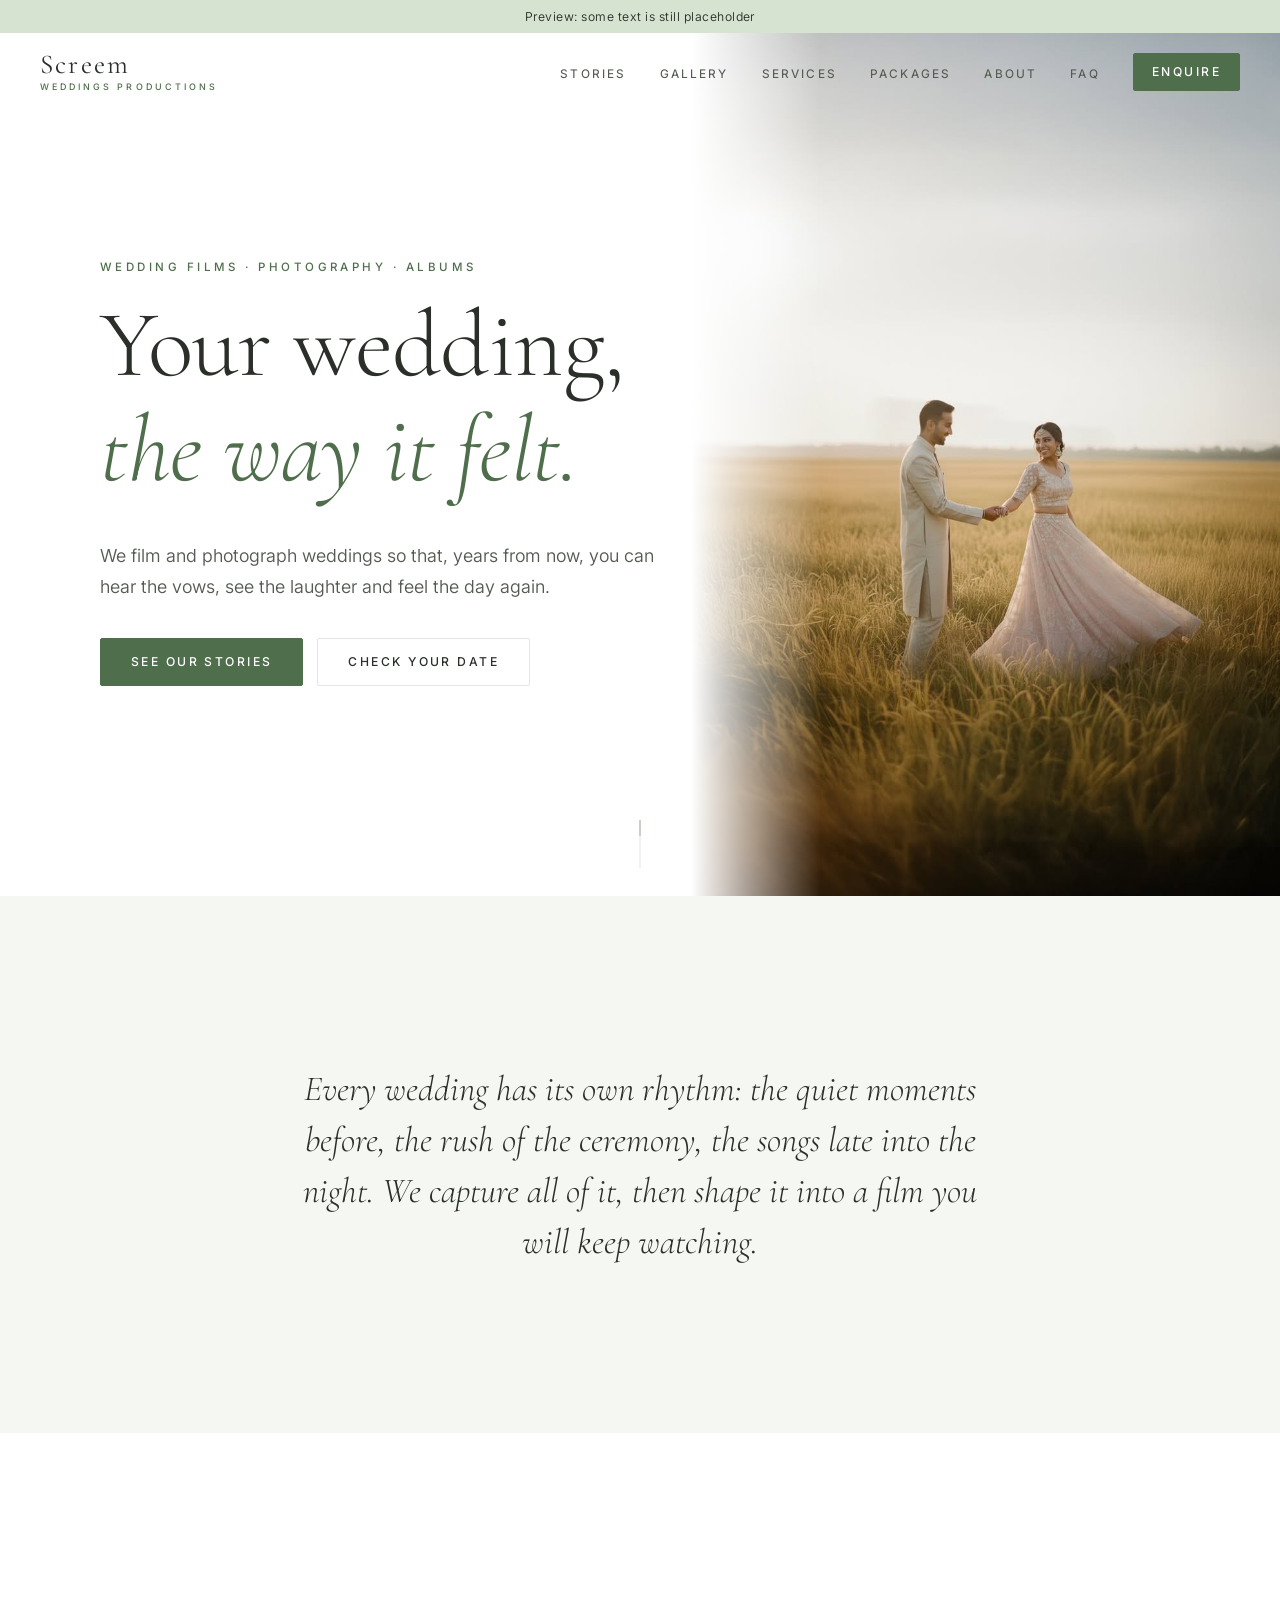
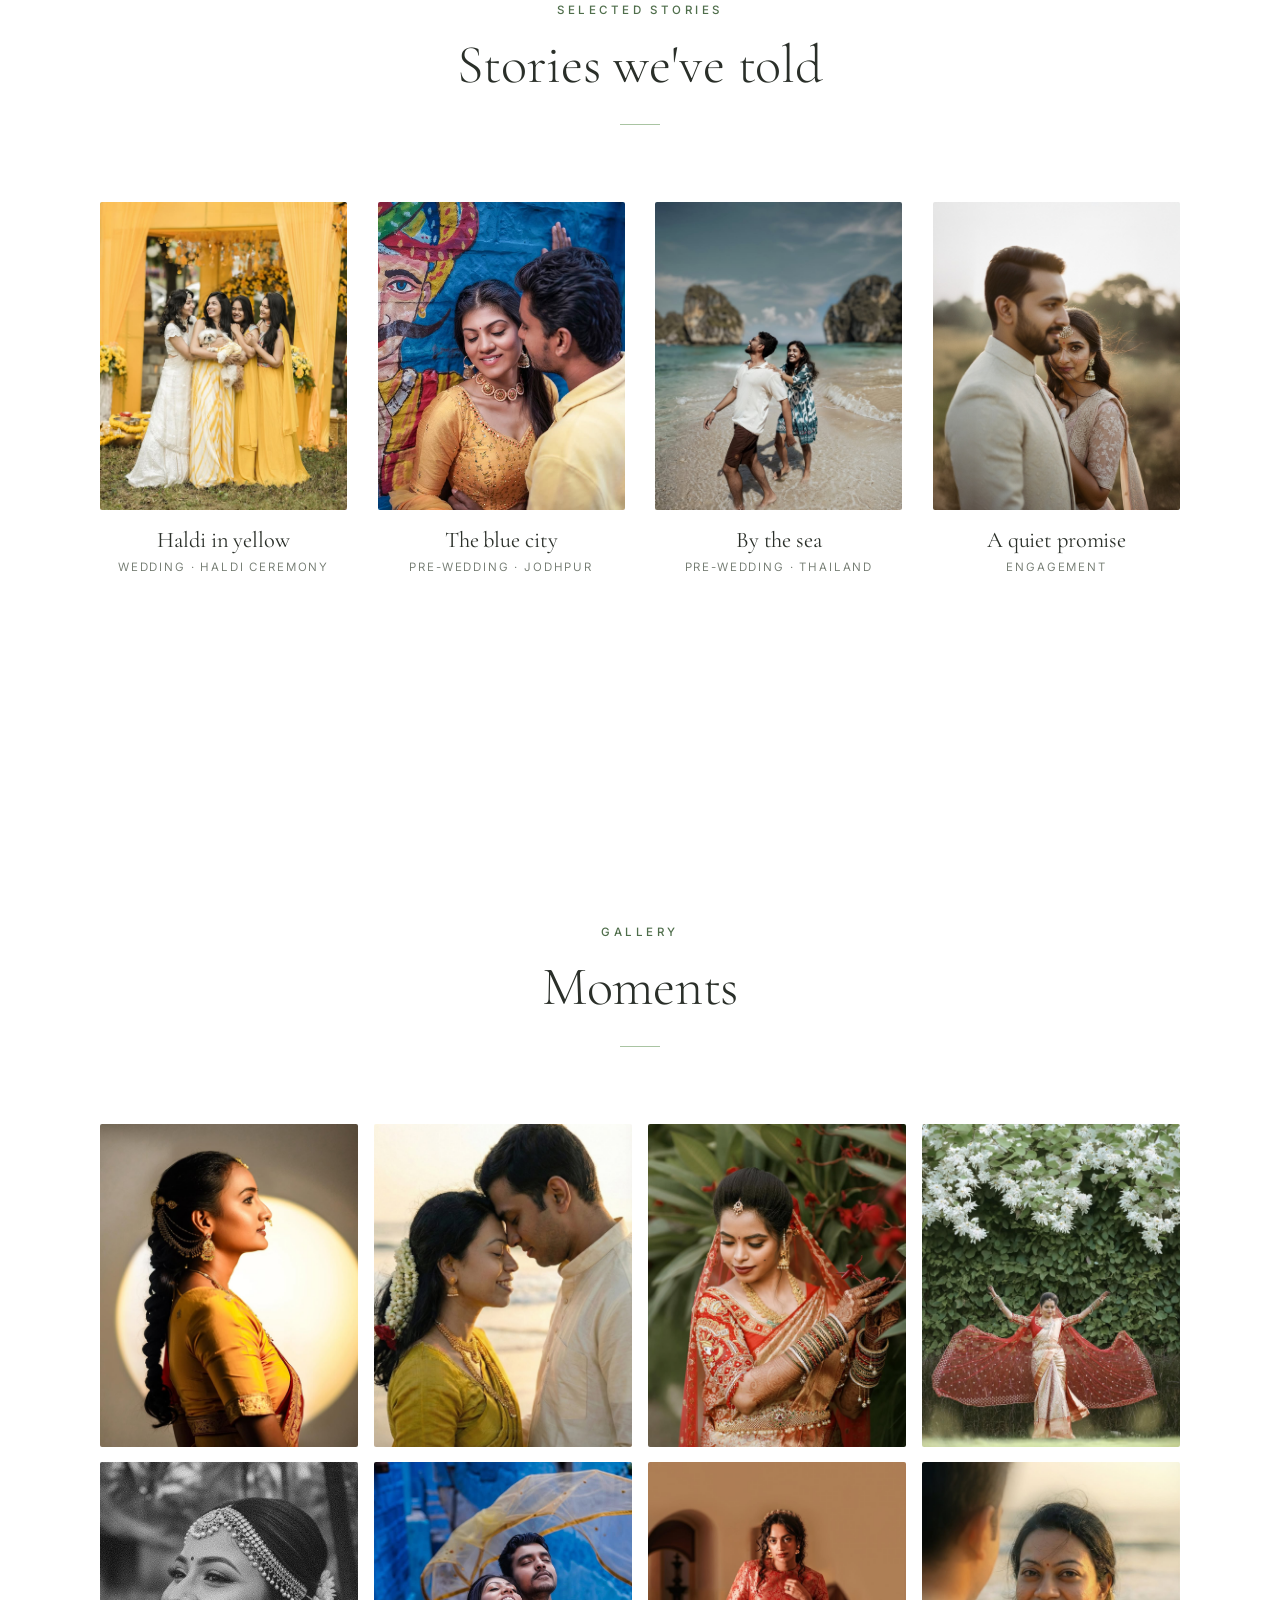
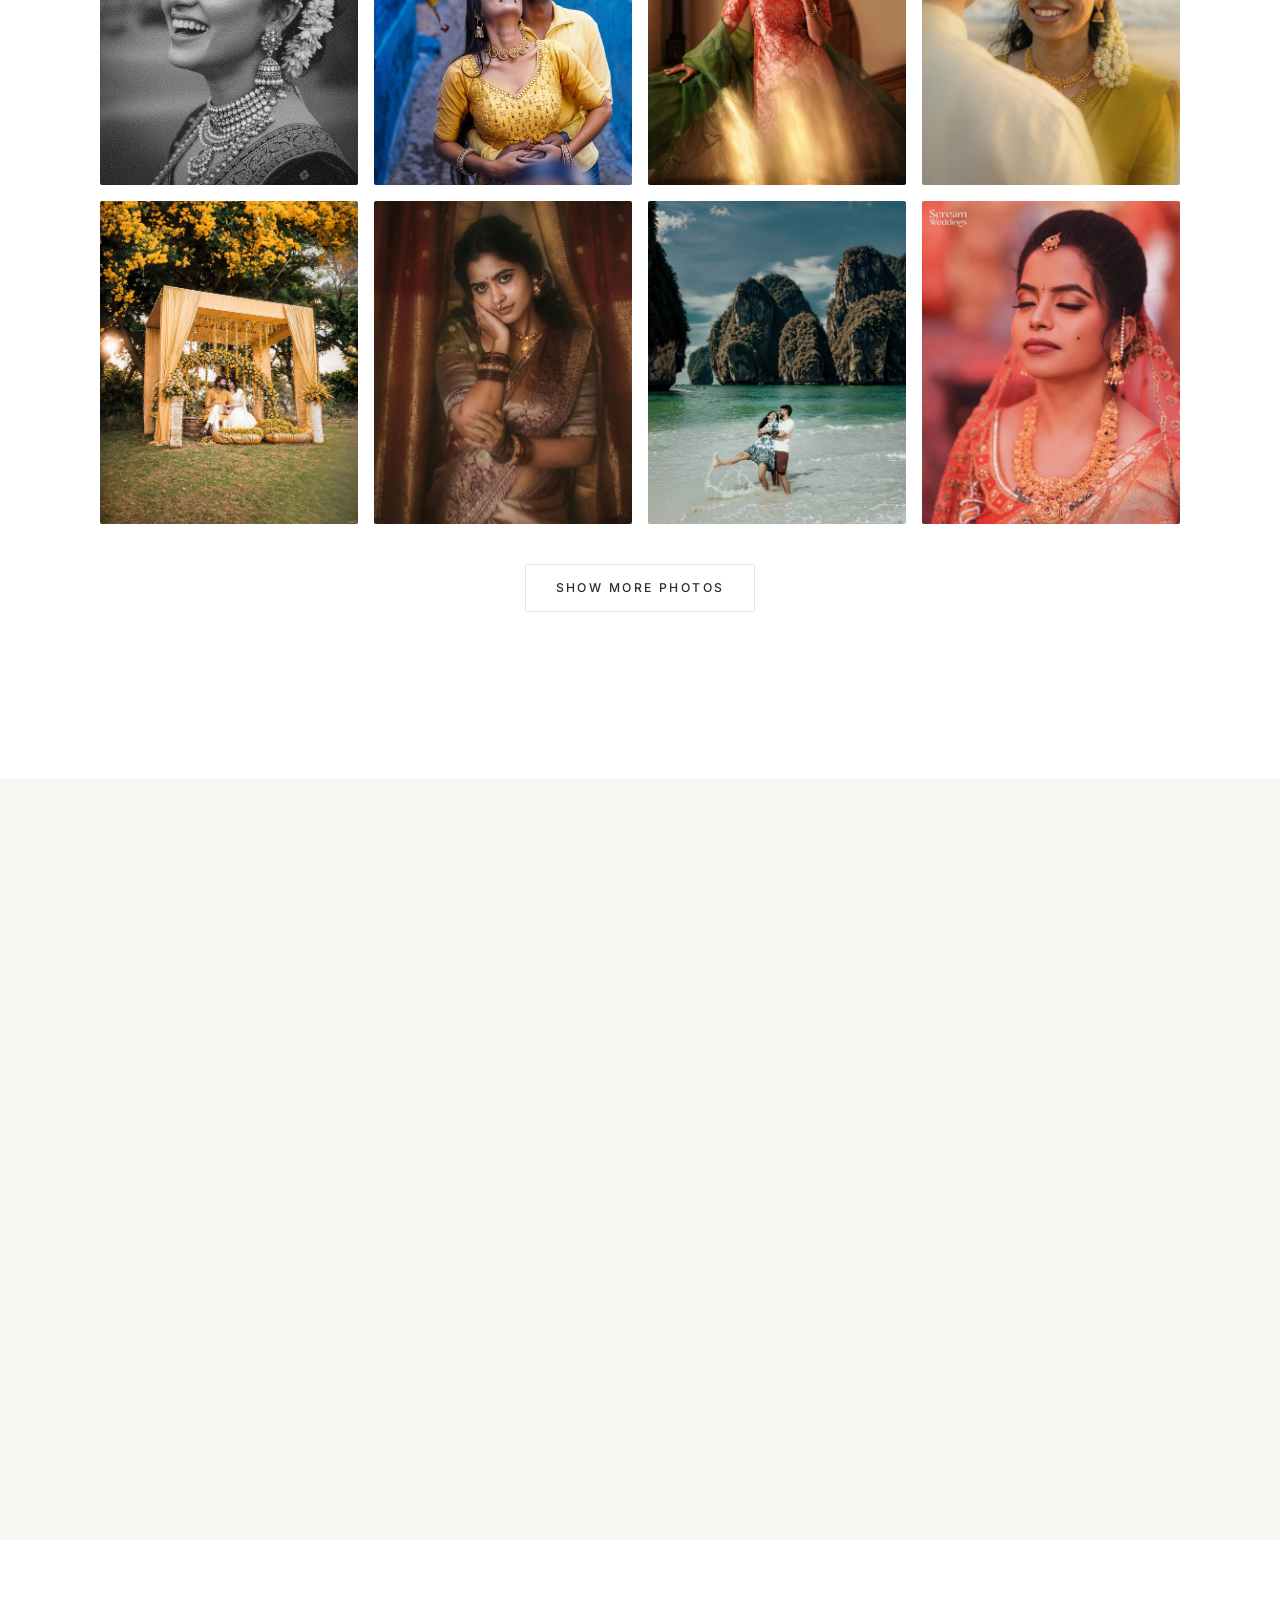
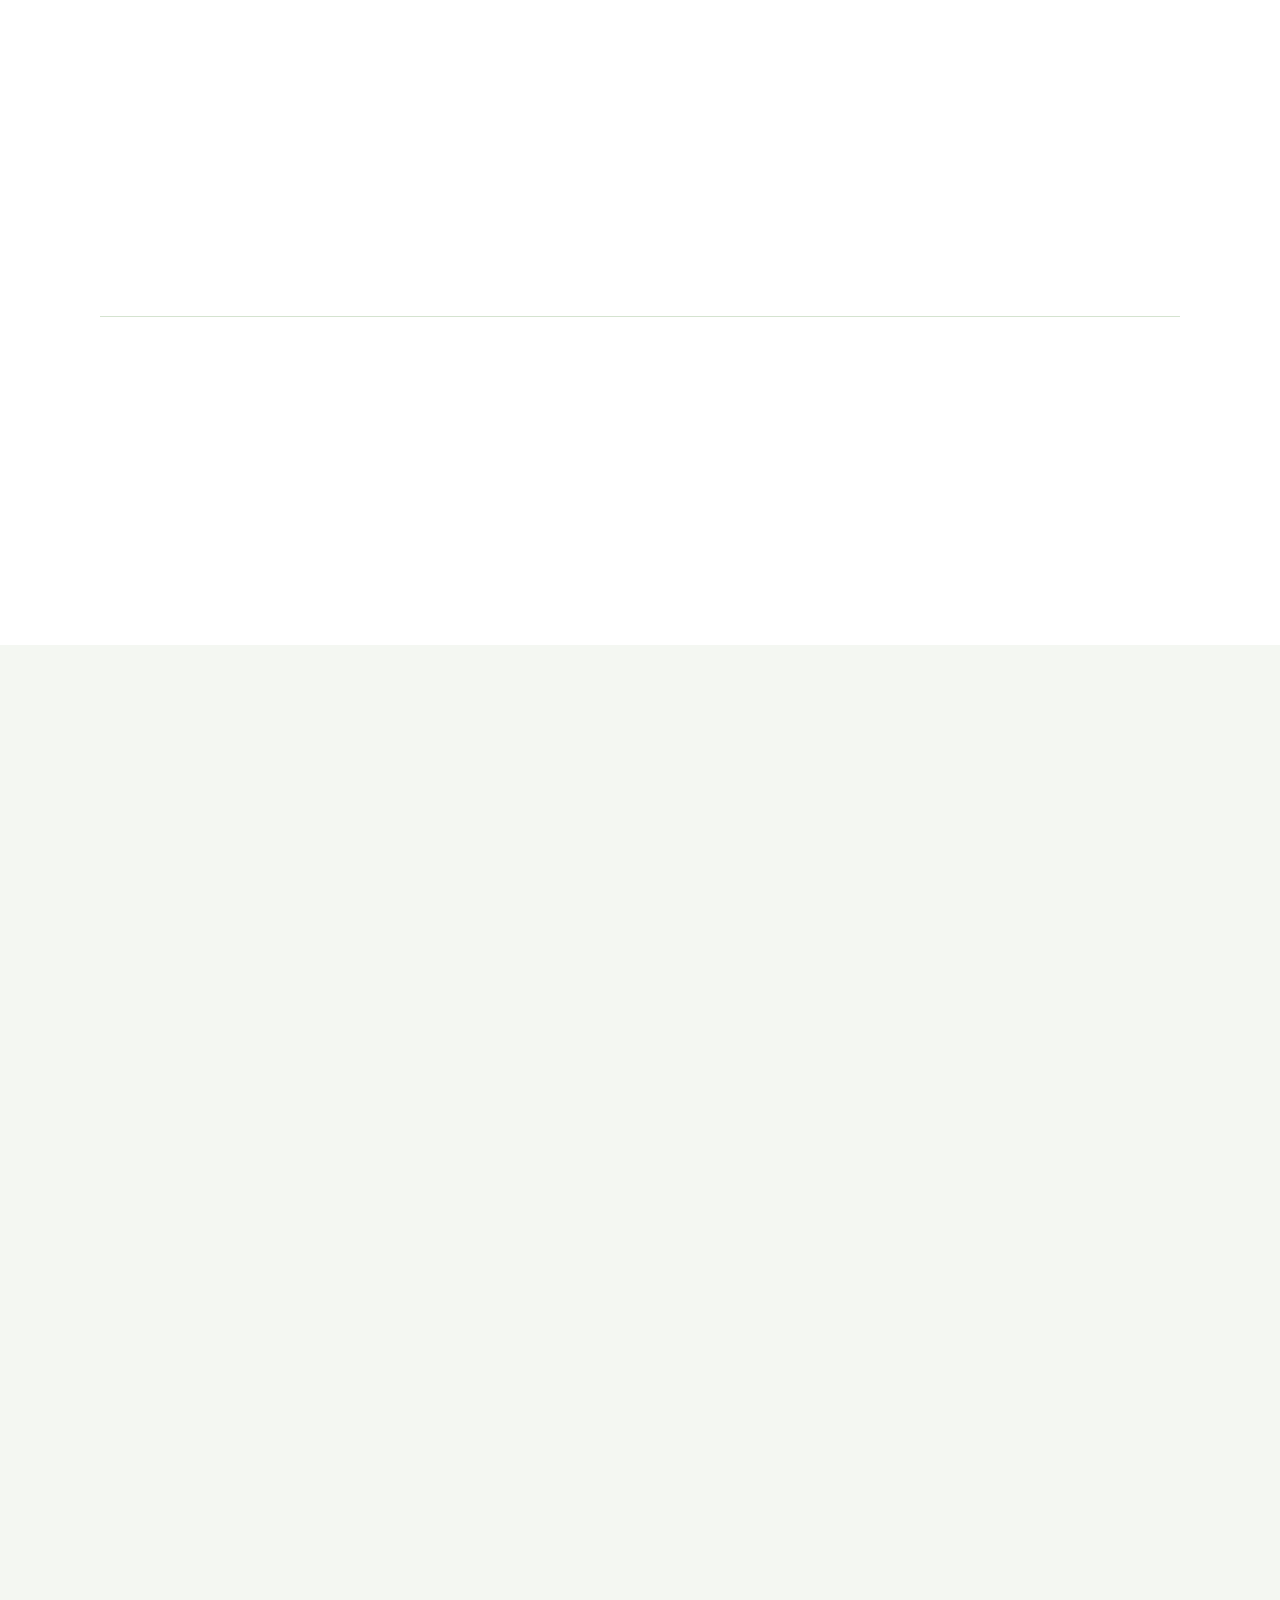
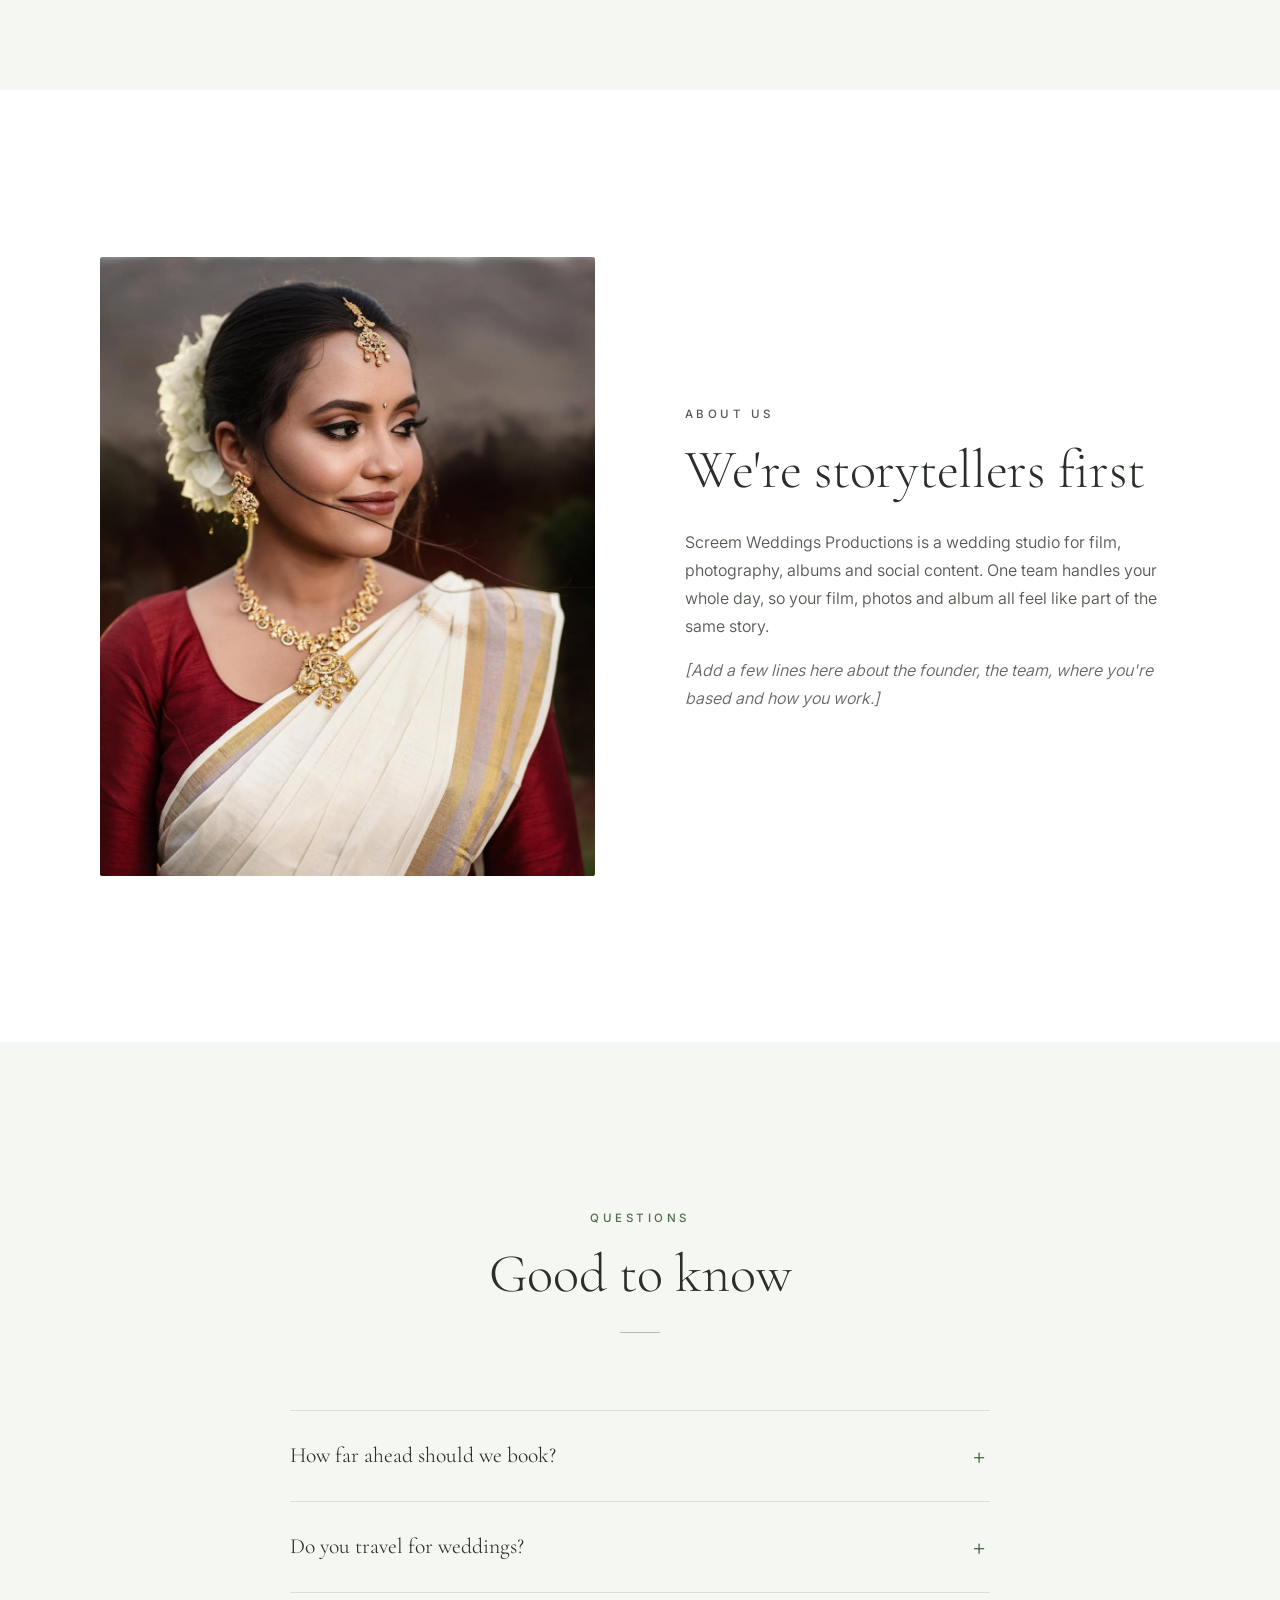
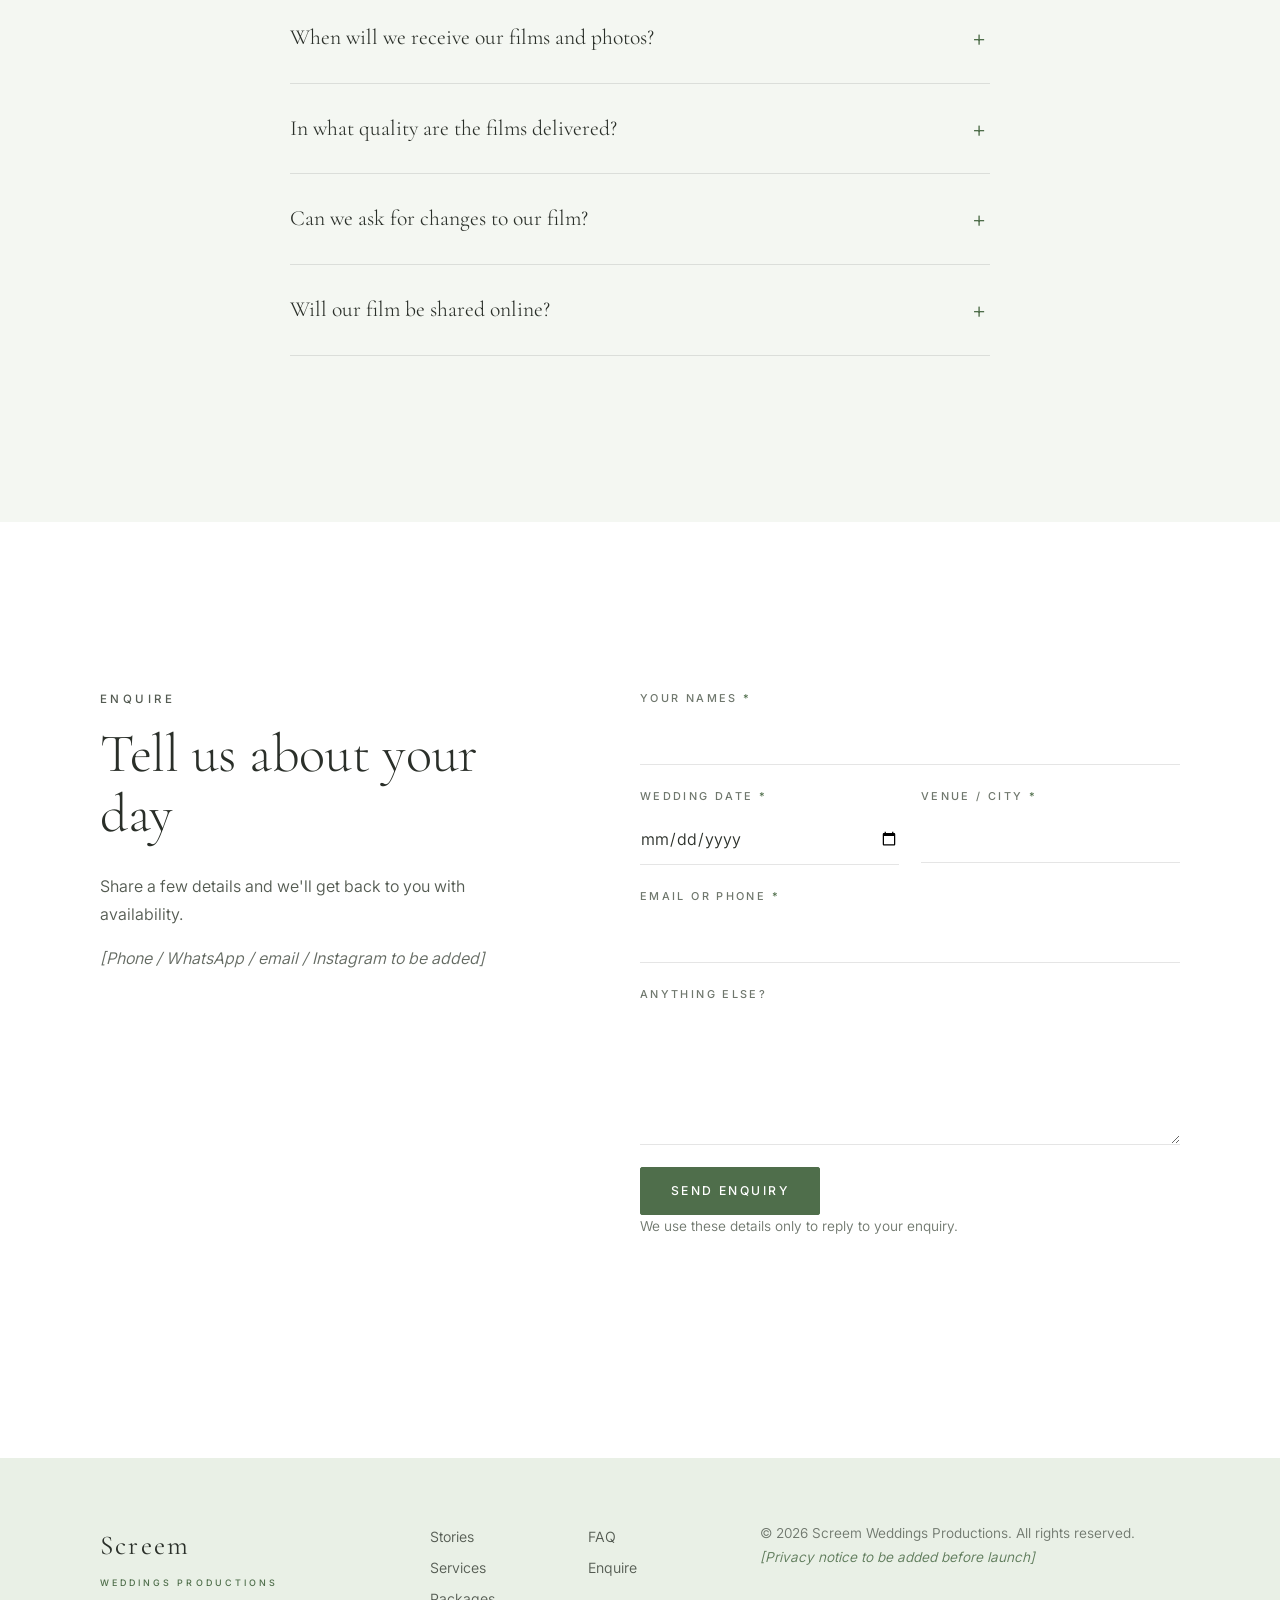
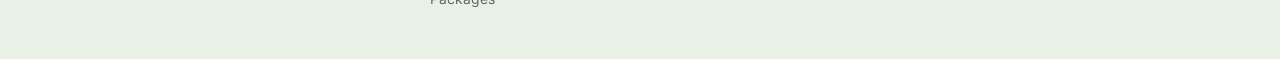
<file: index.html>
<!doctype html>
<html lang="en">
<head>
  <meta charset="utf-8">
  <meta name="viewport" content="width=device-width, initial-scale=1">
  <title>Screem Weddings Productions | Wedding Films &amp; Photography</title>
  <meta name="description" content="Screem Weddings Productions creates cinematic wedding films, photography, albums and social reels that tell your story the way it felt.">
  <meta property="og:title" content="Screem Weddings Productions">
  <meta property="og:description" content="Cinematic wedding films, photography, albums and reels.">
  <meta property="og:type" content="website">
  <meta property="og:image" content="assets/images/hero/hero-01.jpg">
  <meta name="theme-color" content="#ffffff">
  <link rel="icon" href="assets/favicon.svg" type="image/svg+xml">
  <link rel="preload" href="assets/fonts/CormorantGaramond.ttf" as="font" type="font/ttf" crossorigin>
  <link rel="stylesheet" href="styles.css?v=7">
</head>
<body>
  <div class="preview-banner" role="note">Preview: some text is still placeholder</div>

  <a class="skip-link" href="#main">Skip to content</a>

  <header class="site-header" id="top">
    <nav class="nav" aria-label="Main">
      <a class="brand" href="./" aria-label="Screem Weddings Productions, home">
        <span class="brand-mark">Screem</span>
        <span class="brand-sub">Weddings Productions</span>
      </a>
      <button class="nav-toggle" aria-expanded="false" aria-controls="nav-links">
        <span class="sr-only">Menu</span>
        <span class="bar bar-1"></span><span class="bar bar-2"></span>
      </button>
      <ul class="nav-links" id="nav-links">
        <li><a href="#films">Stories</a></li>
        <li><a href="#gallery">Gallery</a></li>
        <li><a href="#services">Services</a></li>
        <li><a href="#packages">Packages</a></li>
        <li><a href="#about">About</a></li>
        <li><a href="#faq">FAQ</a></li>
        <li><a class="btn btn-small" href="#contact">Enquire</a></li>
      </ul>
    </nav>
  </header>

  <main id="main">
    <!-- HERO: a showreel video can replace this photo later -->
    <section class="hero" aria-labelledby="hero-title">
      <div class="hero-media" aria-hidden="true">
        <img class="hero-frame" src="assets/images/hero/hero-01.jpg" alt="" fetchpriority="high">
      </div>
      <div class="hero-content">
        <p class="eyebrow reveal">Wedding films · Photography · Albums</p>
        <h1 id="hero-title" class="reveal">Your wedding,<br><em>the way it felt.</em></h1>
        <p class="lead reveal">We film and photograph weddings so that, years from now, you can hear the vows, see the laughter and feel the day again.</p>
        <div class="hero-actions reveal">
          <a class="btn" href="#films">See our stories</a>
          <a class="btn btn-ghost" href="#contact">Check your date</a>
        </div>
      </div>
      <a class="scroll-cue" href="#intro" aria-label="Scroll down"><span></span></a>
    </section>

    <section class="intro" id="intro">
      <div class="container narrow reveal">
        <p class="big-quote">Every wedding has its own rhythm: the quiet moments before, the rush of the ceremony, the songs late into the night. We capture all of it, then shape it into a film you will keep watching.</p>
      </div>
    </section>

    <!-- STORIES: photos from the studio's own Instagram posts (DL-035) -->
    <section class="films" id="films" aria-labelledby="films-title">
      <div class="container">
        <header class="section-head reveal">
          <p class="eyebrow">Selected stories</p>
          <h2 id="films-title">Stories we've told</h2>
        </header>
        <div class="film-grid">
          <article class="film-card reveal">
            <div class="photo"><img src="assets/images/stories/story-01.jpg" alt="Couple in yellow at a haldi ceremony, surrounded by family" loading="lazy" width="1080" height="1349"></div>
            <div class="film-meta"><h3>Haldi in yellow</h3><p>Wedding · Haldi ceremony</p></div>
          </article>
          <article class="film-card reveal">
            <div class="photo"><img src="assets/images/stories/story-02.jpg" alt="Couple posing against a bright blue wall in Jodhpur" loading="lazy" width="1080" height="1349"></div>
            <div class="film-meta"><h3>The blue city</h3><p>Pre-wedding · Jodhpur</p></div>
          </article>
          <article class="film-card reveal">
            <div class="photo"><img src="assets/images/stories/story-03.jpg" alt="Couple walking on a white sand beach in Thailand" loading="lazy" width="1080" height="1349"></div>
            <div class="film-meta"><h3>By the sea</h3><p>Pre-wedding · Thailand</p></div>
          </article>
          <article class="film-card reveal">
            <div class="photo"><img src="assets/images/stories/story-04.jpg" alt="Couple in ivory outfits in warm evening light" loading="lazy" width="1080" height="1349"></div>
            <div class="film-meta"><h3>A quiet promise</h3><p>Engagement</p></div>
          </article>
        </div>
      </div>
    </section>

    <section class="gallery" id="gallery" aria-labelledby="gallery-title">
      <div class="container">
        <header class="section-head reveal">
          <p class="eyebrow">Gallery</p>
          <h2 id="gallery-title">Moments</h2>
        </header>
        <div class="gallery-grid">
          <figure class="reveal"><img src="assets/images/gallery/gallery-01.jpg" alt="Wedding photograph by Screem Weddings Productions" loading="lazy"></figure>
          <figure class="reveal"><img src="assets/images/gallery/gallery-02.jpg" alt="Wedding photograph by Screem Weddings Productions" loading="lazy"></figure>
          <figure class="reveal"><img src="assets/images/gallery/gallery-03.jpg" alt="Wedding photograph by Screem Weddings Productions" loading="lazy"></figure>
          <figure class="reveal"><img src="assets/images/gallery/gallery-04.jpg" alt="Wedding photograph by Screem Weddings Productions" loading="lazy"></figure>
          <figure class="reveal"><img src="assets/images/gallery/gallery-05.jpg" alt="Wedding photograph by Screem Weddings Productions" loading="lazy"></figure>
          <figure class="reveal"><img src="assets/images/gallery/gallery-06.jpg" alt="Wedding photograph by Screem Weddings Productions" loading="lazy"></figure>
          <figure class="reveal"><img src="assets/images/gallery/gallery-07.jpg" alt="Wedding photograph by Screem Weddings Productions" loading="lazy"></figure>
          <figure class="reveal"><img src="assets/images/gallery/gallery-08.jpg" alt="Wedding photograph by Screem Weddings Productions" loading="lazy"></figure>
          <figure class="reveal"><img src="assets/images/gallery/gallery-09.jpg" alt="Wedding photograph by Screem Weddings Productions" loading="lazy"></figure>
          <figure class="reveal"><img src="assets/images/gallery/gallery-10.jpg" alt="Wedding photograph by Screem Weddings Productions" loading="lazy"></figure>
          <figure class="reveal"><img src="assets/images/gallery/gallery-11.jpg" alt="Wedding photograph by Screem Weddings Productions" loading="lazy"></figure>
          <figure class="reveal"><img src="assets/images/gallery/gallery-12.jpg" alt="Wedding photograph by Screem Weddings Productions" loading="lazy"></figure>
          <figure class="more"><img src="assets/images/gallery/gallery-13.jpg" alt="Wedding photograph by Screem Weddings Productions" loading="lazy"></figure>
          <figure class="more"><img src="assets/images/gallery/gallery-14.jpg" alt="Wedding photograph by Screem Weddings Productions" loading="lazy"></figure>
          <figure class="more"><img src="assets/images/gallery/gallery-15.jpg" alt="Wedding photograph by Screem Weddings Productions" loading="lazy"></figure>
          <figure class="more"><img src="assets/images/gallery/gallery-16.jpg" alt="Wedding photograph by Screem Weddings Productions" loading="lazy"></figure>
          <figure class="more"><img src="assets/images/gallery/gallery-17.jpg" alt="Wedding photograph by Screem Weddings Productions" loading="lazy"></figure>
          <figure class="more"><img src="assets/images/gallery/gallery-18.jpg" alt="Wedding photograph by Screem Weddings Productions" loading="lazy"></figure>
          <figure class="more"><img src="assets/images/gallery/gallery-19.jpg" alt="Wedding photograph by Screem Weddings Productions" loading="lazy"></figure>
          <figure class="more"><img src="assets/images/gallery/gallery-20.jpg" alt="Wedding photograph by Screem Weddings Productions" loading="lazy"></figure>
          <figure class="more"><img src="assets/images/gallery/gallery-21.jpg" alt="Wedding photograph by Screem Weddings Productions" loading="lazy"></figure>
          <figure class="more"><img src="assets/images/gallery/gallery-22.jpg" alt="Wedding photograph by Screem Weddings Productions" loading="lazy"></figure>
          <figure class="more"><img src="assets/images/gallery/gallery-23.jpg" alt="Wedding photograph by Screem Weddings Productions" loading="lazy"></figure>
          <figure class="more"><img src="assets/images/gallery/gallery-24.jpg" alt="Wedding photograph by Screem Weddings Productions" loading="lazy"></figure>
          <figure class="more"><img src="assets/images/gallery/gallery-25.jpg" alt="Wedding photograph by Screem Weddings Productions" loading="lazy"></figure>
          <figure class="more"><img src="assets/images/gallery/gallery-26.jpg" alt="Wedding photograph by Screem Weddings Productions" loading="lazy"></figure>
          <figure class="more"><img src="assets/images/gallery/gallery-27.jpg" alt="Wedding photograph by Screem Weddings Productions" loading="lazy"></figure>
          <figure class="more"><img src="assets/images/gallery/gallery-28.jpg" alt="Wedding photograph by Screem Weddings Productions" loading="lazy"></figure>
          <figure class="more"><img src="assets/images/gallery/gallery-29.jpg" alt="Wedding photograph by Screem Weddings Productions" loading="lazy"></figure>
          <figure class="more"><img src="assets/images/gallery/gallery-30.jpg" alt="Wedding photograph by Screem Weddings Productions" loading="lazy"></figure>
          <figure class="more"><img src="assets/images/gallery/gallery-31.jpg" alt="Wedding photograph by Screem Weddings Productions" loading="lazy"></figure>
          <figure class="more"><img src="assets/images/gallery/gallery-32.jpg" alt="Wedding photograph by Screem Weddings Productions" loading="lazy"></figure>
          <figure class="more"><img src="assets/images/gallery/gallery-33.jpg" alt="Wedding photograph by Screem Weddings Productions" loading="lazy"></figure>
          <figure class="more"><img src="assets/images/gallery/gallery-34.jpg" alt="Wedding photograph by Screem Weddings Productions" loading="lazy"></figure>
          <figure class="more"><img src="assets/images/gallery/gallery-35.jpg" alt="Wedding photograph by Screem Weddings Productions" loading="lazy"></figure>
          <figure class="more"><img src="assets/images/gallery/gallery-36.jpg" alt="Wedding photograph by Screem Weddings Productions" loading="lazy"></figure>
          <figure class="more"><img src="assets/images/gallery/gallery-37.jpg" alt="Wedding photograph by Screem Weddings Productions" loading="lazy"></figure>
          <figure class="more"><img src="assets/images/gallery/gallery-38.jpg" alt="Wedding photograph by Screem Weddings Productions" loading="lazy"></figure>
          <figure class="more"><img src="assets/images/gallery/gallery-39.jpg" alt="Wedding photograph by Screem Weddings Productions" loading="lazy"></figure>
          <figure class="more"><img src="assets/images/gallery/gallery-40.jpg" alt="Wedding photograph by Screem Weddings Productions" loading="lazy"></figure>
          <figure class="more"><img src="assets/images/gallery/gallery-41.jpg" alt="Wedding photograph by Screem Weddings Productions" loading="lazy"></figure>
          <figure class="more"><img src="assets/images/gallery/gallery-42.jpg" alt="Wedding photograph by Screem Weddings Productions" loading="lazy"></figure>
          <figure class="more"><img src="assets/images/gallery/gallery-43.jpg" alt="Wedding photograph by Screem Weddings Productions" loading="lazy"></figure>
          <figure class="more"><img src="assets/images/gallery/gallery-44.jpg" alt="Wedding photograph by Screem Weddings Productions" loading="lazy"></figure>
          <figure class="more"><img src="assets/images/gallery/gallery-45.jpg" alt="Wedding photograph by Screem Weddings Productions" loading="lazy"></figure>
          <figure class="more"><img src="assets/images/gallery/gallery-46.jpg" alt="Wedding photograph by Screem Weddings Productions" loading="lazy"></figure>
          <figure class="more"><img src="assets/images/gallery/gallery-47.jpg" alt="Wedding photograph by Screem Weddings Productions" loading="lazy"></figure>
          <figure class="more"><img src="assets/images/gallery/gallery-48.jpg" alt="Wedding photograph by Screem Weddings Productions" loading="lazy"></figure>
          <figure class="more"><img src="assets/images/gallery/gallery-49.jpg" alt="Wedding photograph by Screem Weddings Productions" loading="lazy"></figure>
          <figure class="more"><img src="assets/images/gallery/gallery-50.jpg" alt="Wedding photograph by Screem Weddings Productions" loading="lazy"></figure>
          <figure class="more"><img src="assets/images/gallery/gallery-51.jpg" alt="Wedding photograph by Screem Weddings Productions" loading="lazy"></figure>
          <figure class="more"><img src="assets/images/gallery/gallery-52.jpg" alt="Wedding photograph by Screem Weddings Productions" loading="lazy"></figure>
          <figure class="more"><img src="assets/images/gallery/gallery-53.jpg" alt="Wedding photograph by Screem Weddings Productions" loading="lazy"></figure>
          <figure class="more"><img src="assets/images/gallery/gallery-54.jpg" alt="Wedding photograph by Screem Weddings Productions" loading="lazy"></figure>
          <figure class="more"><img src="assets/images/gallery/gallery-55.jpg" alt="Wedding photograph by Screem Weddings Productions" loading="lazy"></figure>
          <figure class="more"><img src="assets/images/gallery/gallery-56.jpg" alt="Wedding photograph by Screem Weddings Productions" loading="lazy"></figure>
          <figure class="more"><img src="assets/images/gallery/gallery-57.jpg" alt="Wedding photograph by Screem Weddings Productions" loading="lazy"></figure>
          <figure class="more"><img src="assets/images/gallery/gallery-58.jpg" alt="Wedding photograph by Screem Weddings Productions" loading="lazy"></figure>
          <figure class="more"><img src="assets/images/gallery/gallery-59.jpg" alt="Wedding photograph by Screem Weddings Productions" loading="lazy"></figure>
          <figure class="more"><img src="assets/images/gallery/gallery-60.jpg" alt="Wedding photograph by Screem Weddings Productions" loading="lazy"></figure>
          <figure class="more"><img src="assets/images/gallery/gallery-61.jpg" alt="Wedding photograph by Screem Weddings Productions" loading="lazy"></figure>
          <figure class="more"><img src="assets/images/gallery/gallery-62.jpg" alt="Wedding photograph by Screem Weddings Productions" loading="lazy"></figure>
          <figure class="more"><img src="assets/images/gallery/gallery-63.jpg" alt="Wedding photograph by Screem Weddings Productions" loading="lazy"></figure>
          <figure class="more"><img src="assets/images/gallery/gallery-64.jpg" alt="Wedding photograph by Screem Weddings Productions" loading="lazy"></figure>
          <figure class="more"><img src="assets/images/gallery/gallery-65.jpg" alt="Wedding photograph by Screem Weddings Productions" loading="lazy"></figure>
          <figure class="more"><img src="assets/images/gallery/gallery-66.jpg" alt="Wedding photograph by Screem Weddings Productions" loading="lazy"></figure>
          <figure class="more"><img src="assets/images/gallery/gallery-67.jpg" alt="Wedding photograph by Screem Weddings Productions" loading="lazy"></figure>
          <figure class="more"><img src="assets/images/gallery/gallery-68.jpg" alt="Wedding photograph by Screem Weddings Productions" loading="lazy"></figure>
          <figure class="more"><img src="assets/images/gallery/gallery-69.jpg" alt="Wedding photograph by Screem Weddings Productions" loading="lazy"></figure>
          <figure class="more"><img src="assets/images/gallery/gallery-70.jpg" alt="Wedding photograph by Screem Weddings Productions" loading="lazy"></figure>
          <figure class="more"><img src="assets/images/gallery/gallery-71.jpg" alt="Wedding photograph by Screem Weddings Productions" loading="lazy"></figure>
        </div>
        <p class="gallery-more"><button class="btn btn-ghost" type="button" aria-expanded="false">Show more photos</button></p>
      </div>
    </section>

    <section class="services" id="services" aria-labelledby="services-title">
      <div class="container">
        <header class="section-head reveal">
          <p class="eyebrow">What we do</p>
          <h2 id="services-title">One team, every part of your day</h2>
        </header>
        <div class="service-list">
          <article class="service reveal">
            <span class="service-num">01</span>
            <h3>Wedding films</h3>
            <p>Teasers, highlight films, the full ceremony and speeches, edited with care and delivered in 4K.</p>
          </article>
          <article class="service reveal">
            <span class="service-num">02</span>
            <h3>Photography</h3>
            <p>Natural, honest photographs of the rituals, the people and the small details, carefully edited.</p>
          </article>
          <article class="service reveal">
            <span class="service-num">03</span>
            <h3>Albums</h3>
            <p>Designed, printed albums to hold in your hands and pass down through the family.</p>
          </article>
          <article class="service reveal">
            <span class="service-num">04</span>
            <h3>Reels &amp; social</h3>
            <p>Short vertical cuts made for sharing with friends and family on social media.</p>
          </article>
        </div>
      </div>
    </section>

    <section class="process" aria-labelledby="process-title">
      <div class="container">
        <header class="section-head reveal">
          <p class="eyebrow">How it works</p>
          <h2 id="process-title">From first hello to final film</h2>
        </header>
        <ol class="steps">
          <li class="step reveal"><span class="step-dot"></span><h3>Tell us about your day</h3><p>Send your date and venue. We'll check availability and talk through what you'd like.</p></li>
          <li class="step reveal"><span class="step-dot"></span><h3>We plan it with you</h3><p>We agree on the schedule, the key moments and the people who matter most.</p></li>
          <li class="step reveal"><span class="step-dot"></span><h3>We capture every moment</h3><p>On the day we stay unobtrusive, so you can simply enjoy it.</p></li>
          <li class="step reveal"><span class="step-dot"></span><h3>Your films arrive</h3><p>You review, ask for changes and receive the finished films, photos and album.</p></li>
        </ol>
      </div>
    </section>

    <!-- PACKAGES: names, contents and prices are not decided (see open decisions) -->
    <section class="packages" id="packages" aria-labelledby="packages-title">
      <div class="container">
        <header class="section-head reveal">
          <p class="eyebrow">Packages</p>
          <h2 id="packages-title">Choose what suits your celebration</h2>
        </header>
        <div class="package-grid">
          <article class="package reveal">
            <h3>Package one</h3>
            <p class="price">Price to be confirmed</p>
            <ul><li>What's included, line one</li><li>What's included, line two</li><li>What's included, line three</li></ul>
            <a class="btn btn-ghost" href="#contact">Ask about this</a>
          </article>
          <article class="package package-featured reveal">
            <p class="tag">Most chosen</p>
            <h3>Package two</h3>
            <p class="price">Price to be confirmed</p>
            <ul><li>What's included, line one</li><li>What's included, line two</li><li>What's included, line three</li><li>What's included, line four</li></ul>
            <a class="btn" href="#contact">Ask about this</a>
          </article>
          <article class="package reveal">
            <h3>Package three</h3>
            <p class="price">Price to be confirmed</p>
            <ul><li>What's included, line one</li><li>What's included, line two</li><li>What's included, line three</li></ul>
            <a class="btn btn-ghost" href="#contact">Ask about this</a>
          </article>
        </div>
      </div>
    </section>

    <section class="about" id="about" aria-labelledby="about-title">
      <div class="container about-grid">
        <div class="photo about-frame reveal"><img src="assets/images/about/about-01.jpg" alt="Bride in a white and gold saree" loading="lazy"></div>
        <div class="about-text reveal">
          <p class="eyebrow">About us</p>
          <h2 id="about-title">We're storytellers first</h2>
          <p>Screem Weddings Productions is a wedding studio for film, photography, albums and social content. One team handles your whole day, so your film, photos and album all feel like part of the same story.</p>
          <p class="placeholder-text">[Add a few lines here about the founder, the team, where you're based and how you work.]</p>
        </div>
      </div>
    </section>

    <section class="faq" id="faq" aria-labelledby="faq-title">
      <div class="container narrow">
        <header class="section-head reveal">
          <p class="eyebrow">Questions</p>
          <h2 id="faq-title">Good to know</h2>
        </header>
        <div class="faq-list">
          <details class="reveal"><summary>How far ahead should we book?</summary><p>We recommend booking 1–3 months in advance to secure your preferred wedding dates. Early booking is recommended for the best availability.</p></details>
          <details class="reveal"><summary>Do you travel for weddings?</summary><p>Yes! We travel across India and are available for destination weddings.</p></details>
          <details class="reveal"><summary>When will we receive our films and photos?</summary><p>Your edited photos and wedding films are typically delivered within 4–8 weeks, depending on the coverage and deliverables.</p></details>
          <details class="reveal"><summary>In what quality are the films delivered?</summary><p>We deliver professionally edited, high-quality films in 4K or the best resolution supported by your selected package and footage.</p></details>
          <details class="reveal"><summary>Can we ask for changes to our film?</summary><p>Absolutely! We offer a revision round for reasonable changes, as outlined in your package.</p></details>
          <details class="reveal"><summary>Will our film be shared online?</summary><p>Your privacy matters to us. We share your wedding films or photos publicly only with your permission.</p></details>
        </div>
      </div>
    </section>

    <!-- CONTACT: where enquiries go is not decided, so the form does not send anything yet -->
    <section class="contact" id="contact" aria-labelledby="contact-title">
      <div class="container contact-grid">
        <div class="contact-text reveal">
          <p class="eyebrow">Enquire</p>
          <h2 id="contact-title">Tell us about your day</h2>
          <p>Share a few details and we'll get back to you with availability.</p>
          <p class="placeholder-text">[Phone / WhatsApp / email / Instagram to be added]</p>
        </div>
        <form class="contact-form reveal" name="enquiry" novalidate>
          <div class="field"><label for="f-name">Your names <span class="req" aria-hidden="true">*</span></label><input id="f-name" name="name" type="text" autocomplete="name" required></div>
          <div class="field-row">
            <div class="field"><label for="f-date">Wedding date <span class="req" aria-hidden="true">*</span></label><input id="f-date" name="date" type="date" required></div>
            <div class="field"><label for="f-venue">Venue / city <span class="req" aria-hidden="true">*</span></label><input id="f-venue" name="venue" type="text" required></div>
          </div>
          <div class="field"><label for="f-email">Email or phone <span class="req" aria-hidden="true">*</span></label><input id="f-email" name="contact" type="text" required></div>
          <div class="field"><label for="f-msg">Anything else?</label><textarea id="f-msg" name="message" rows="4"></textarea></div>
          <input type="checkbox" name="botcheck" class="sr-only" tabindex="-1" autocomplete="off" aria-hidden="true">
          <button class="btn" type="submit">Send enquiry</button>
          <p class="small form-privacy">We use these details only to reply to your enquiry.</p>
          <p class="form-status" role="status" aria-live="polite"></p>
        </form>
      </div>
    </section>
  </main>

  <footer class="site-footer">
    <div class="container footer-grid">
      <div>
        <p class="brand-mark">Screem</p>
        <p class="brand-sub">Weddings Productions</p>
      </div>
      <nav aria-label="Footer">
        <ul>
          <li><a href="#films">Stories</a></li>
          <li><a href="#services">Services</a></li>
          <li><a href="#packages">Packages</a></li>
          <li><a href="#faq">FAQ</a></li>
          <li><a href="#contact">Enquire</a></li>
        </ul>
      </nav>
      <p class="small">© <span id="year">2026</span> Screem Weddings Productions. All rights reserved.<br><span class="placeholder-text">[Privacy notice to be added before launch]</span></p>
    </div>
  </footer>

  <script src="script.js?v=7"></script>
</body>
</html>
</file>
<file: styles.css>
/* Screem Weddings Productions — website styles
   Minimal theme: white + light sage green.
   Fonts: Cormorant Garamond + Inter (SIL OFL 1.1, licence files in assets/fonts/) */

@font-face { font-family: "Cormorant"; src: url("assets/fonts/CormorantGaramond.ttf") format("truetype"); font-weight: 300 700; font-style: normal; font-display: swap; }
@font-face { font-family: "Cormorant"; src: url("assets/fonts/CormorantGaramond-Italic.ttf") format("truetype"); font-weight: 300 700; font-style: italic; font-display: swap; }
@font-face { font-family: "Inter"; src: url("assets/fonts/Inter.ttf") format("truetype"); font-weight: 100 900; font-display: swap; }

:root {
  --error: #b3261e;
  --bg: #ffffff;
  --bg-2: #f4f7f2;          /* very light sage wash for alternate sections */
  --bg-3: #e9f0e6;
  --ink: #2a2f29;
  --ink-soft: #545b52;
  --ink-muted: #6f776d;
  --green: #a9c4a2;         /* light green accent */
  --green-soft: #d5e3d0;
  --green-deep: #4f6e4b;    /* for text and buttons on white (readable contrast) */
  --line: rgba(42, 47, 41, 0.12);
  --serif: "Cormorant", "Cormorant Garamond", Georgia, "Times New Roman", serif;
  --sans: "Inter", -apple-system, BlinkMacSystemFont, "Segoe UI", Roboto, sans-serif;
  --gutter: clamp(16px, 4vw, 40px);
  --radius: 2px;
  --ease: cubic-bezier(.2, .7, .2, 1);
}

*, *::before, *::after { box-sizing: border-box; }
html { scroll-behavior: smooth; -webkit-text-size-adjust: 100%; }
body {
  margin: 0;
  background: var(--bg);
  color: var(--ink);
  font-family: var(--sans);
  font-size: 1rem;
  font-weight: 350;
  line-height: 1.75;
  -webkit-font-smoothing: antialiased;
  overflow-x: hidden;
}
img, video { max-width: 100%; display: block; }
a { color: inherit; }
h1, h2, h3 { font-family: var(--serif); font-weight: 400; line-height: 1.1; margin: 0 0 .5em; letter-spacing: -0.005em; }
h2 { font-size: clamp(2.2rem, 4.6vw, 3.4rem); font-weight: 300; }
h3 { font-size: 1.55rem; }
p { margin: 0 0 1em; }
:focus-visible { outline: 2px solid var(--green-deep); outline-offset: 3px; }

.sr-only { position: absolute; width: 1px; height: 1px; overflow: hidden; clip: rect(0 0 0 0); white-space: nowrap; }
.skip-link { position: absolute; left: 16px; top: -60px; z-index: 100; background: var(--green-deep); color: #fff; padding: 8px 14px; }
.skip-link:focus { top: 44px; }

.container { width: 100%; max-width: 1160px; margin: 0 auto; padding: 0 var(--gutter); }
.narrow { max-width: 780px; }
section { padding: clamp(90px, 13vw, 170px) 0; scroll-margin-top: 40px; }

.eyebrow { font-size: .72rem; font-weight: 500; letter-spacing: .3em; text-transform: uppercase; color: var(--green-deep); margin-bottom: 1.4em; }
.section-head { margin-bottom: clamp(44px, 6vw, 80px); text-align: center; }
.section-head h2 { margin-bottom: 0; }
.section-head h2::after { content: ""; display: block; width: 40px; height: 1px; background: var(--green); margin: 28px auto 0; }
.note, .small { font-size: .85rem; color: var(--ink-muted); }
.placeholder-text { color: var(--green-deep); font-style: italic; opacity: .9; }

/* Preview banner — remove before launch */
.preview-banner { position: relative; z-index: 60; background: var(--green-soft); color: var(--ink); text-align: center; font-size: .76rem; letter-spacing: .04em; padding: 6px 16px; }

/* Buttons */
.btn {
  display: inline-block; font: 500 .76rem/1 var(--sans); letter-spacing: .2em; text-transform: uppercase;
  text-decoration: none; padding: 17px 30px; border: 1px solid var(--green-deep); background: var(--green-deep); color: #fff;
  border-radius: var(--radius); cursor: pointer; min-height: 48px;
  transition: background .3s var(--ease), color .3s var(--ease), border-color .3s var(--ease);
}
.btn:hover { background: #3f5a3c; border-color: #3f5a3c; }
.btn-ghost { background: transparent; color: var(--ink); border-color: var(--line); }
.btn-ghost:hover { background: transparent; color: var(--green-deep); border-color: var(--green-deep); }
.btn-small { padding: 12px 18px; min-height: 0; }

/* Header / nav */
.site-header { position: sticky; top: 0; z-index: 50; background: rgba(255,255,255,.0); transition: background .4s var(--ease), border-color .4s; border-bottom: 1px solid transparent; }
.site-header.scrolled { background: rgba(255, 255, 255, .92); backdrop-filter: blur(10px); -webkit-backdrop-filter: blur(10px); border-color: var(--line); }
.nav { max-width: 1320px; margin: 0 auto; padding: 18px var(--gutter); display: flex; align-items: center; justify-content: space-between; gap: 20px; }
.brand { text-decoration: none; display: flex; flex-direction: column; line-height: 1; }
.brand-mark { font-family: var(--serif); font-size: 1.7rem; font-weight: 400; letter-spacing: .08em; margin: 0; }
.brand-sub { white-space: nowrap; font-size: .56rem; font-weight: 500; letter-spacing: .34em; text-transform: uppercase; color: var(--green-deep); margin: 5px 0 0; }
.nav-links { list-style: none; display: flex; align-items: center; gap: clamp(16px, 2.6vw, 38px); margin: 0; padding: 0; }
.nav-links a:not(.btn) { text-decoration: none; font-size: .74rem; font-weight: 450; letter-spacing: .18em; text-transform: uppercase; color: var(--ink-soft); position: relative; padding: 6px 0; }
.nav-links a:not(.btn)::after { content: ""; position: absolute; left: 0; bottom: 0; width: 100%; height: 1px; background: var(--green-deep); transform: scaleX(0); transform-origin: left; transition: transform .35s var(--ease); }
.nav-links a:not(.btn):hover { color: var(--ink); }
.nav-links a:not(.btn):hover::after { transform: scaleX(1); }
.nav-toggle { display: none; background: none; border: 0; width: 48px; height: 48px; cursor: pointer; position: relative; }
.nav-toggle .bar { position: absolute; left: 12px; width: 24px; height: 1.5px; background: var(--ink); transition: transform .35s var(--ease); }
.nav-toggle .bar-1 { top: 19px; }
.nav-toggle .bar-2 { top: 28px; }
.nav-toggle[aria-expanded="true"] .bar-1 { transform: translateY(4.5px) rotate(45deg); }
.nav-toggle[aria-expanded="true"] .bar-2 { transform: translateY(-4.5px) rotate(-45deg); }

/* Image placeholders (swap for real stills / video later) */
.frame-placeholder {
  --hue: 105;
  position: relative; aspect-ratio: 16 / 9; border-radius: var(--radius); overflow: hidden;
  background:
    radial-gradient(ellipse at 30% 35%, hsla(var(--hue), 30%, 92%, .9), transparent 55%),
    radial-gradient(ellipse at 75% 70%, hsla(var(--hue), 22%, 70%, .55), transparent 60%),
    linear-gradient(135deg, hsl(var(--hue), 20%, 86%), hsl(var(--hue), 16%, 76%));
}
.frame-placeholder::after { content: "Placeholder image"; position: absolute; right: 12px; bottom: 10px; font-size: .62rem; letter-spacing: .2em; text-transform: uppercase; color: rgba(42,47,41,.45); }

/* Hero */
.hero { position: relative; min-height: calc(100svh - 30px); display: flex; align-items: center; padding: 120px 0 100px; margin-top: -85px; overflow: hidden; background: var(--bg); }
.hero-media { position: absolute; top: 0; right: 0; bottom: 0; width: 46%; }
.hero-frame { position: absolute; inset: 0; width: 100%; height: 100%; object-fit: cover; object-position: center 40%; animation: slowzoom 30s ease-in-out infinite alternate; }
.hero-media { overflow: hidden; }
.hero-media::after { content: ""; position: absolute; inset: 0; background: linear-gradient(90deg, #fff 0%, rgba(255,255,255,0) 22%); }
.grain { display: none; }
.hero-content { position: relative; z-index: 2; width: 100%; max-width: 1160px; margin: 0 auto; padding: 0 var(--gutter); }
.hero-content > * { max-width: 560px; }
.hero h1 { font-size: clamp(3rem, 7.4vw, 6.2rem); font-weight: 300; margin-bottom: .4em; }
.hero h1 em { color: var(--green-deep); }
.lead { font-size: clamp(1rem, 1.5vw, 1.12rem); color: var(--ink-soft); max-width: 32em; }
.hero-actions { display: flex; flex-wrap: wrap; gap: 14px; margin-top: 2.2em; }
.scroll-cue { position: absolute; z-index: 2; left: 50%; bottom: 28px; width: 1px; height: 48px; background: var(--line); transform: translateX(-50%); overflow: hidden; }
.scroll-cue span { position: absolute; left: 0; top: 0; width: 1px; height: 16px; background: var(--green-deep); animation: cue 2.2s var(--ease) infinite; }

@keyframes slowzoom { from { transform: scale(1); } to { transform: scale(1.05); } }
@keyframes cue { 0% { transform: translateY(-16px); } 100% { transform: translateY(48px); } }

/* Intro */
.intro { background: var(--bg-2); }
.big-quote { font-family: var(--serif); font-size: clamp(1.5rem, 3vw, 2.2rem); line-height: 1.45; font-weight: 300; font-style: italic; text-align: center; margin: 0; color: var(--ink); }

/* Photos */
.photo { position: relative; overflow: hidden; aspect-ratio: 4 / 5; border-radius: var(--radius); background: var(--bg-3); }
.photo img, .gallery-grid img { width: 100%; height: 100%; object-fit: cover; transition: transform 1.2s var(--ease); }

/* Stories */
.film-grid { display: grid; grid-template-columns: repeat(4, 1fr); gap: clamp(16px, 2.4vw, 32px); }
.film-card:hover .photo img { transform: scale(1.04); }
.play { position: absolute; left: 50%; top: 50%; width: 60px; height: 60px; margin: -30px 0 0 -30px; border: 1px solid rgba(255,255,255,.9); border-radius: 50%; background: rgba(255,255,255,.25); transition: background .4s var(--ease); }
.play::before { content: ""; position: absolute; left: 24px; top: 20px; border-left: 15px solid #fff; border-top: 10px solid transparent; border-bottom: 10px solid transparent; }
.film-card:hover .play { background: rgba(79,110,75,.55); }
.film-meta { padding-top: 18px; text-align: center; }
.film-meta h3 { font-size: 1.4rem; margin-bottom: .2em; }
.film-meta p { font-size: .72rem; letter-spacing: .16em; text-transform: uppercase; color: var(--ink-muted); }

/* Gallery */
.gallery-grid { display: grid; grid-template-columns: repeat(4, 1fr); gap: clamp(8px, 1.2vw, 16px); }
.gallery-grid figure { margin: 0; overflow: hidden; aspect-ratio: 4 / 5; border-radius: var(--radius); background: var(--bg-3); }
.gallery-grid figure:hover img { transform: scale(1.04); }

/* Services */
.services { background: var(--bg-2); }
.service-list { display: grid; grid-template-columns: repeat(4, 1fr); gap: 0; }
.service { padding: 10px 30px; border-left: 1px solid var(--line); text-align: center; }
.service:first-child { border-left: 0; }
.service-num { display: block; font-family: var(--serif); font-style: italic; color: var(--green-deep); font-size: 1.1rem; margin-bottom: 18px; }
.service p { color: var(--ink-soft); font-size: .93rem; }

/* Process */
.steps { list-style: none; margin: 0; padding: 0; display: grid; grid-template-columns: repeat(4, 1fr); gap: 32px; position: relative; }
.steps::before { content: ""; position: absolute; left: 0; right: 0; top: 7px; height: 1px; background: var(--green-soft); }
.step { position: relative; padding-top: 42px; }
.step-dot { position: absolute; top: 0; left: 0; width: 15px; height: 15px; border-radius: 50%; background: var(--bg); border: 1px solid var(--green); }
.step-dot::after { content: ""; position: absolute; inset: 4px; border-radius: 50%; background: var(--green); }
.step h3 { font-size: 1.35rem; }
.step p { color: var(--ink-soft); font-size: .93rem; }

/* Packages */
.packages { background: var(--bg-2); }
.package-grid { display: grid; grid-template-columns: repeat(3, 1fr); gap: 24px; align-items: stretch; }
.package { display: flex; flex-direction: column; text-align: center; border: 1px solid var(--line); border-radius: var(--radius); padding: 48px 34px 40px; background: var(--bg); transition: border-color .4s var(--ease), box-shadow .4s var(--ease); }
.package:hover { border-color: var(--green); box-shadow: 0 18px 40px -24px rgba(79,110,75,.35); }
.package-featured { border-color: var(--green); }
.tag { font-size: .66rem; font-weight: 500; letter-spacing: .26em; text-transform: uppercase; color: var(--green-deep); margin-bottom: .8em; }
.price { font-family: var(--serif); font-style: italic; font-size: 1.25rem; color: var(--green-deep); }
.package ul { list-style: none; padding: 0; margin: 14px 0 34px; flex: 1; }
.package li { padding: 12px 0; border-bottom: 1px solid var(--line); color: var(--ink-soft); font-size: .93rem; }
.package li:last-child { border-bottom: 0; }
.package .btn { text-align: center; }

/* About */
.about-grid { display: grid; grid-template-columns: 1fr 1fr; gap: clamp(40px, 7vw, 110px); align-items: center; }
.about-frame { aspect-ratio: 4 / 5; }
.about-text p { color: var(--ink-soft); }

/* FAQ */
.faq { background: var(--bg-2); }
.faq-list details { border-bottom: 1px solid var(--line); }
.faq-list details:first-child { border-top: 1px solid var(--line); }
.faq-list summary { list-style: none; cursor: pointer; padding: 26px 40px 26px 0; position: relative; font-family: var(--serif); font-size: 1.35rem; }
.faq-list summary::-webkit-details-marker { display: none; }
.faq-list summary::after { content: "+"; position: absolute; right: 4px; top: 50%; transform: translateY(-50%); font-family: var(--sans); font-weight: 300; font-size: 1.4rem; color: var(--green-deep); transition: transform .35s var(--ease); }
.faq-list details[open] summary::after { transform: translateY(-50%) rotate(45deg); }
.faq-list details p { padding: 0 40px 26px 0; color: var(--ink-soft); margin: 0; }

/* Contact */
.contact-grid { display: grid; grid-template-columns: 1fr 1.2fr; gap: clamp(40px, 7vw, 110px); }
.contact-text p { color: var(--ink-soft); }
.field { display: flex; flex-direction: column; margin-bottom: 22px; flex: 1; min-width: 0; }
.field-row { display: flex; gap: 22px; }
label { font-size: .68rem; font-weight: 500; letter-spacing: .22em; text-transform: uppercase; color: var(--ink-muted); margin-bottom: 8px; }
input, textarea {
  font: inherit; color: var(--ink); background: transparent; border: 0; border-bottom: 1px solid var(--line);
  padding: 10px 0; border-radius: 0; transition: border-color .3s; width: 100%; color-scheme: light;
}
input:focus, textarea:focus { outline: none; border-color: var(--green-deep); }
textarea { resize: vertical; }
.form-status { margin-top: 16px; min-height: 1.5em; color: var(--green-deep); font-size: .92rem; }

/* Footer */
.site-footer { background: var(--bg-3); padding: 64px 0 44px; }
.footer-grid { display: grid; grid-template-columns: 1fr 1fr 1.4fr; gap: 30px; align-items: start; }
.site-footer ul { list-style: none; margin: 0; padding: 0; columns: 2; }
.site-footer li a { text-decoration: none; color: var(--ink-soft); font-size: .88rem; line-height: 2.2; }
.site-footer li a:hover { color: var(--green-deep); }

/* Scroll reveal */
.js .reveal { opacity: 0; transform: translateY(20px); transition: opacity 1s var(--ease), transform 1s var(--ease); }
.js .reveal.in { opacity: 1; transform: none; }

/* Tablet */
@media (max-width: 960px) {
  .service-list { grid-template-columns: 1fr 1fr; row-gap: 40px; }
  .service:nth-child(3) { border-left: 0; }
  .steps { grid-template-columns: 1fr 1fr; row-gap: 50px; }
  .steps::before { display: none; }
  .package-grid { grid-template-columns: 1fr; max-width: 520px; margin: 0 auto; }
  .film-grid, .gallery-grid { grid-template-columns: repeat(2, 1fr); }
  .footer-grid { grid-template-columns: 1fr 1fr; }
  .footer-grid .small { grid-column: 1 / -1; }
}

/* Phone */
@media (max-width: 760px) {
  .nav-toggle { display: block; z-index: 2; }
  .nav-links {
    position: fixed; inset: 0; flex-direction: column; justify-content: center; gap: 28px;
    background: rgba(255,255,255,.98); opacity: 0; visibility: hidden; transition: opacity .4s var(--ease), visibility .4s;
  }
  .nav-links.open { opacity: 1; visibility: visible; }
  /* backdrop-filter would trap the fixed menu inside the header */
  .menu-open .site-header { backdrop-filter: none; -webkit-backdrop-filter: none; }
  .nav-links a:not(.btn) { font-size: .95rem; }
  .hero { flex-direction: column; align-items: stretch; padding: 110px 0 70px; }
  .hero-media { position: relative; width: auto; margin: 0 var(--gutter) 36px; order: -1; }
  .hero-media::after { display: none; }
  .scroll-cue { display: none; }
  .about-grid, .contact-grid { grid-template-columns: 1fr; }
  .hero-media { height: 56vh; }
  .service-list { grid-template-columns: 1fr; row-gap: 0; }
  .service { border-left: 0; border-top: 1px solid var(--line); padding: 30px 0 14px; }
  .service:first-child { border-top: 0; }
  .steps { grid-template-columns: 1fr; }
  .field-row { flex-direction: column; gap: 0; }
  .hero-actions .btn { flex: 1 1 auto; text-align: center; }
  .footer-grid { grid-template-columns: 1fr; }
}

@media (prefers-reduced-motion: reduce) {
  html { scroll-behavior: auto; }
  *, *::before, *::after { animation: none !important; transition: none !important; }
  .js .reveal { opacity: 1; transform: none; }
}

/* Gallery: first 12 photos show, the rest after "Show more photos" */
.gallery-grid figure.more { display: none; }
.gallery-grid.expanded figure.more { display: block; }
.gallery-more { text-align: center; margin: 40px 0 0; }
.req { color: var(--green-deep); }

/* Form errors: empty required fields turn red */
.field.has-error label, .field.has-error .req { color: var(--error); }
.field.has-error input, .field.has-error textarea { border-bottom: 2px solid var(--error); }
.field-error { color: var(--error); font-size: .82rem; margin: 6px 0 0; }
.form-status.is-error { color: var(--error); }
</file>
